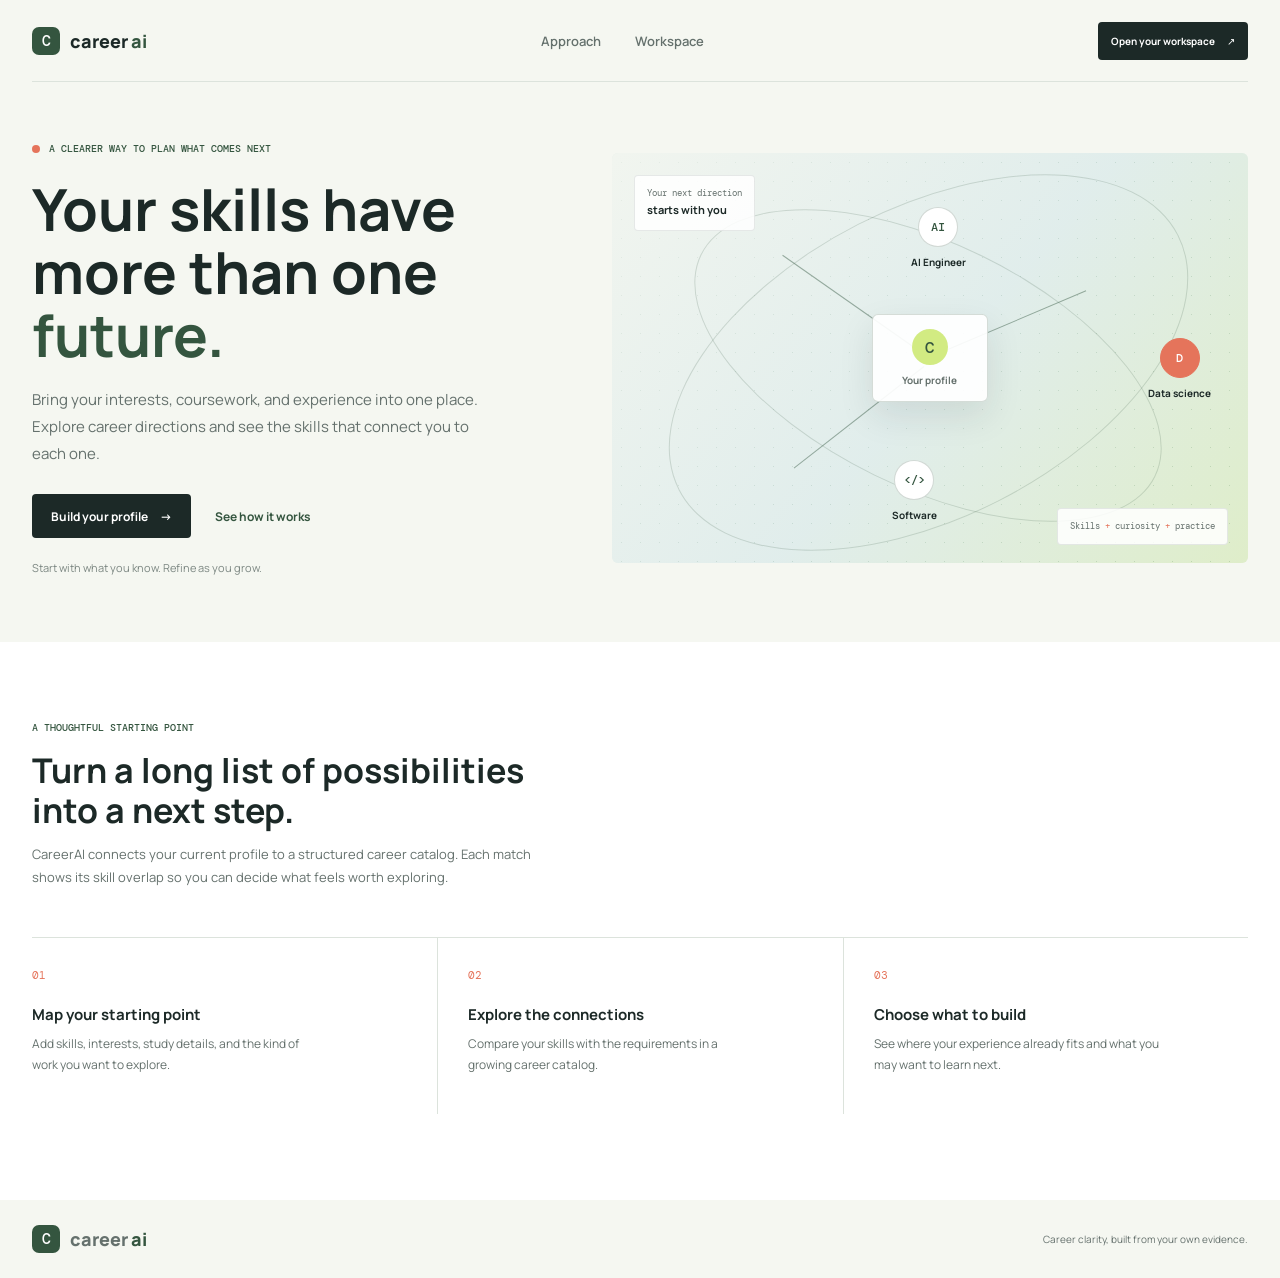
<file: frontend/index.html>
<!doctype html>
<html lang="en">
<head>
  <meta charset="utf-8">
  <meta name="viewport" content="width=device-width, initial-scale=1">
  <meta name="theme-color" content="#f5f7f1">
  <meta name="description" content="Build a clearer career direction from your skills, interests, and learning goals.">
  <title>CareerAI | Find your next direction</title>
  <link rel="preconnect" href="https://fonts.googleapis.com">
  <link rel="preconnect" href="https://fonts.gstatic.com" crossorigin>
  <link href="https://fonts.googleapis.com/css2?family=DM+Mono:wght@400;500&family=Manrope:wght@400;500;600;700;800&display=swap" rel="stylesheet">
  <link rel="stylesheet" href="css/main.css">
  <link rel="stylesheet" href="css/components.css">
  <link rel="stylesheet" href="css/responsive.css">
</head>
<body class="landing-page">
  <header class="landing-nav">
    <a class="brand" href="index.html" aria-label="CareerAI home"><span class="brand-mark">C</span>career<span class="brand-ai">ai</span></a>
    <nav aria-label="Main navigation">
      <a href="#approach">Approach</a>
      <a href="dashboard.html">Workspace</a>
    </nav>
    <a class="button button-dark button-small" href="dashboard.html">Open your workspace <span aria-hidden="true">&#8599;</span></a>
  </header>

  <main>
    <section class="landing-hero" aria-labelledby="hero-title">
      <div class="hero-copy">
        <p class="eyebrow"><span class="eyebrow-dot"></span> A clearer way to plan what comes next</p>
        <h1 id="hero-title">Your skills have more than one <span>future.</span></h1>
        <p class="hero-description">Bring your interests, coursework, and experience into one place. Explore career directions and see the skills that connect you to each one.</p>
        <div class="hero-actions">
          <a class="button button-dark" href="dashboard.html">Build your profile <span aria-hidden="true">&#8594;</span></a>
          <a class="text-link" href="#approach">See how it works</a>
        </div>
        <p class="hero-note">Start with what you know. Refine as you grow.</p>
      </div>
      <div class="hero-art" aria-label="Illustration of a profile connected to different career directions" role="img">
        <div class="orbit orbit-one"></div>
        <div class="orbit orbit-two"></div>
        <div class="path-line path-one"></div>
        <div class="path-line path-two"></div>
        <div class="path-line path-three"></div>
        <div class="path-node node-ai"><span class="node-symbol">AI</span><span>AI Engineer</span></div>
        <div class="path-node node-data"><span class="node-symbol">D</span><span>Data science</span></div>
        <div class="path-node node-build"><span class="node-symbol">&lt;/&gt;</span><span>Software</span></div>
        <div class="profile-orb"><span class="profile-orb-mark">C</span><span>Your profile</span></div>
        <div class="art-label art-label-top">Your next direction<br><strong>starts with you</strong></div>
        <div class="art-label art-label-bottom">Skills <span>+</span> curiosity <span>+</span> practice</div>
      </div>
    </section>

    <section class="approach-section" id="approach" aria-labelledby="approach-title">
      <div class="section-intro">
        <p class="eyebrow">A thoughtful starting point</p>
        <h2 id="approach-title">Turn a long list of possibilities into a next step.</h2>
        <p>CareerAI connects your current profile to a structured career catalog. Each match shows its skill overlap so you can decide what feels worth exploring.</p>
      </div>
      <div class="approach-steps">
        <article class="approach-step"><span class="step-index">01</span><h3>Map your starting point</h3><p>Add skills, interests, study details, and the kind of work you want to explore.</p></article>
        <article class="approach-step"><span class="step-index">02</span><h3>Explore the connections</h3><p>Compare your skills with the requirements in a growing career catalog.</p></article>
        <article class="approach-step"><span class="step-index">03</span><h3>Choose what to build</h3><p>See where your experience already fits and what you may want to learn next.</p></article>
      </div>
    </section>
  </main>

  <footer class="landing-footer"><a class="brand" href="index.html"><span class="brand-mark">C</span>career<span class="brand-ai">ai</span></a><span>Career clarity, built from your own evidence.</span></footer>
</body>
</html>
</file>
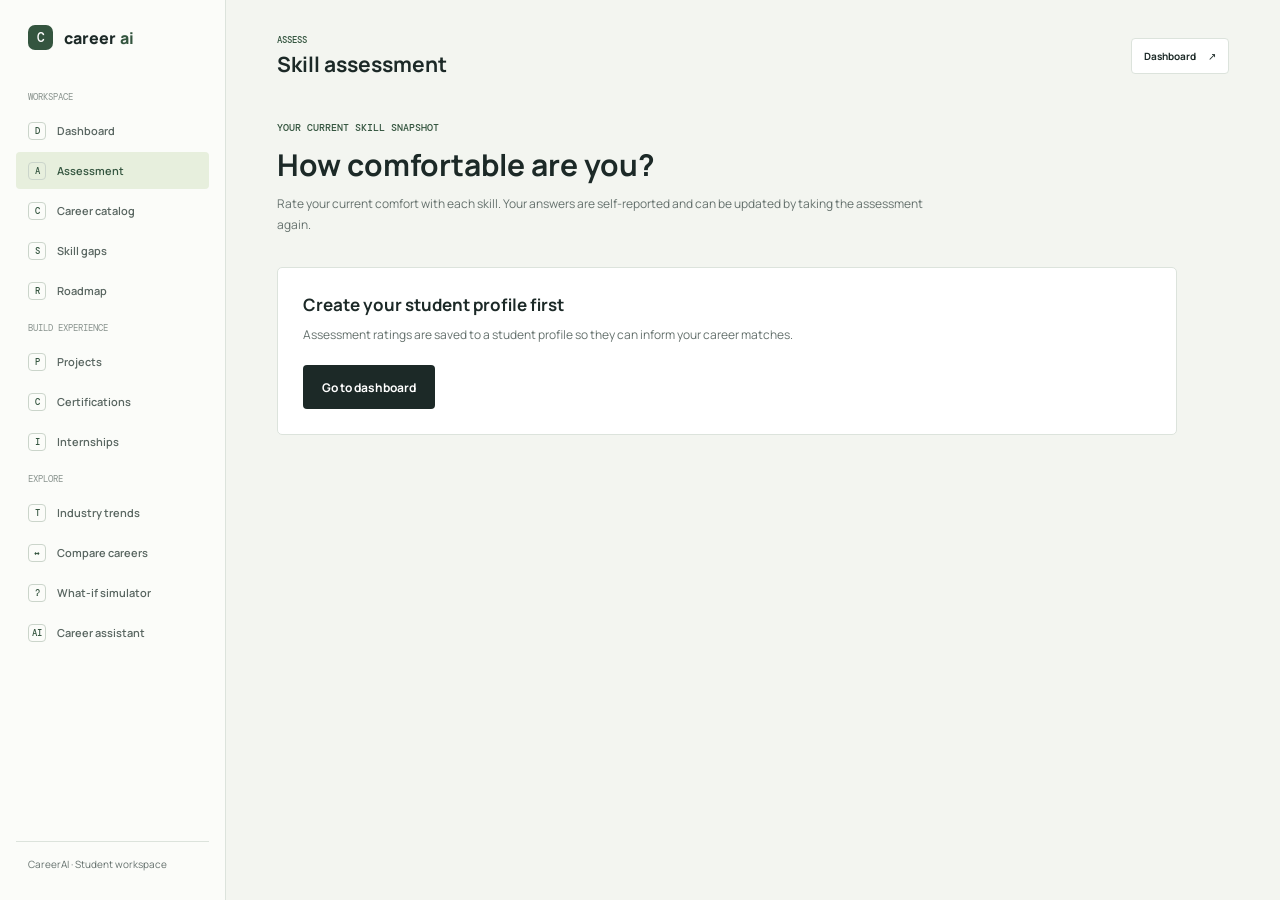
<file: frontend/assessment.html>
<!doctype html>
<html lang="en">
<head>
	<meta charset="utf-8">
	<meta name="viewport" content="width=device-width, initial-scale=1">
	<title>Skill assessment | CareerAI</title>
	<link rel="preconnect" href="https://fonts.googleapis.com">
	<link rel="preconnect" href="https://fonts.gstatic.com" crossorigin>
	<link href="https://fonts.googleapis.com/css2?family=DM+Mono:wght@400;500&family=Manrope:wght@400;500;600;700;800&display=swap" rel="stylesheet">
	<link rel="stylesheet" href="css/main.css">
	<link rel="stylesheet" href="css/components.css">
	<link rel="stylesheet" href="css/responsive.css">
</head>
<body class="app-page" data-page="assessment" data-description="Rate your current comfort with each skill. Your answers are self-reported and can be updated by taking the assessment again.">
	<div class="app-layout">
		<aside class="sidebar" id="sidebar-mount"></aside>
		<main class="dashboard-main">
			<header class="page-topbar">
				<div><p class="eyebrow">ASSESS</p><h1>Skill assessment</h1></div>
				<a class="button button-light button-small" href="dashboard.html">Dashboard <span aria-hidden="true">&#8599;</span></a>
			</header>
			<section class="feature-intro">
				<p class="eyebrow">YOUR CURRENT SKILL SNAPSHOT</p>
				<h2>How comfortable are you?</h2>
				<p data-page-description></p>
			</section>
			<section id="feature-content" class="assessment-panel" aria-live="polite">
				<p class="empty-state">Loading assessment questions...</p>
			</section>
			<p id="assessment-status" class="api-status" role="status" aria-live="polite"></p>
		</main>
	</div>
	<script type="module" src="js/assessment.js"></script>
</body>
</html>
</file>
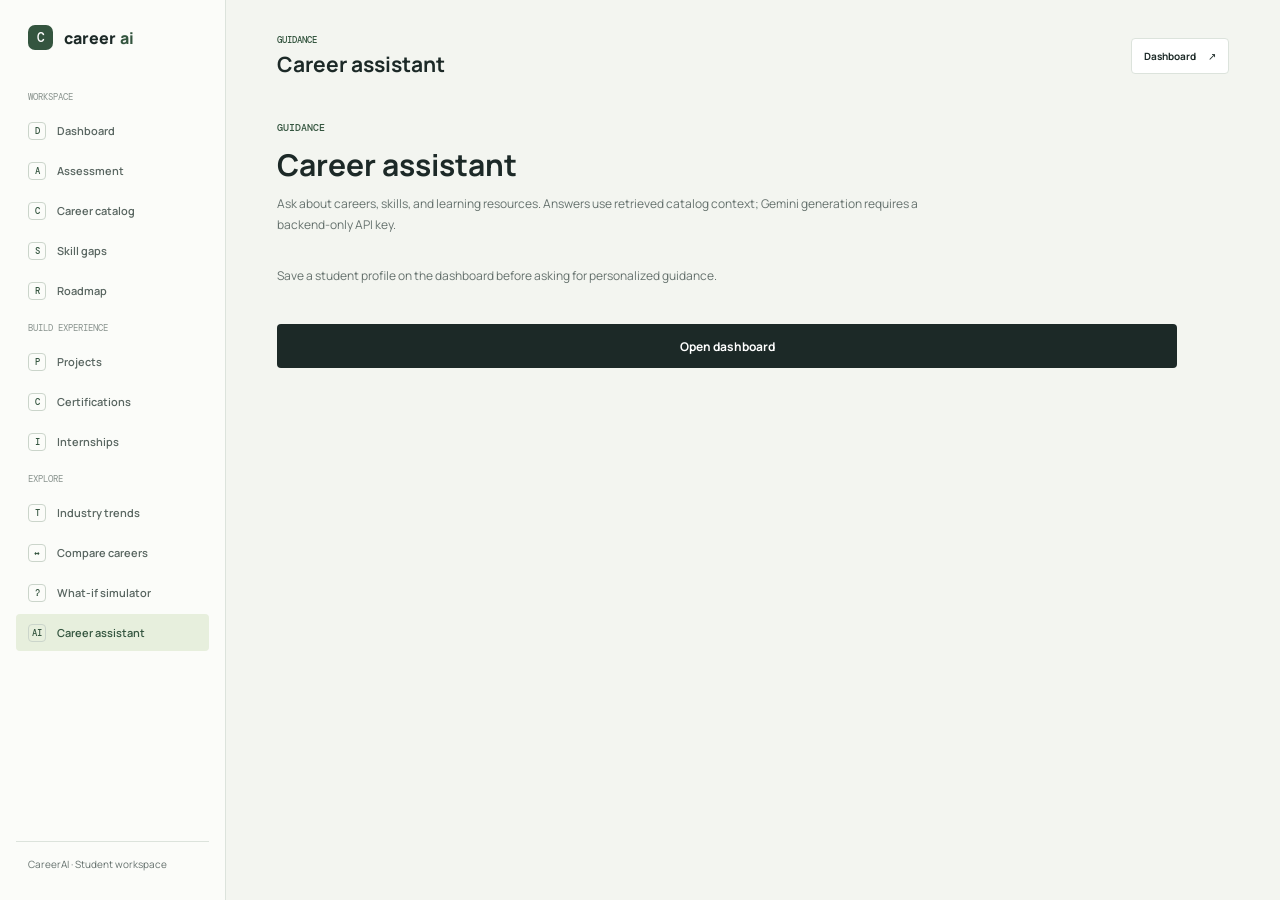
<file: frontend/assistant.html>
<!doctype html>
<html lang="en"><head><meta charset="utf-8"><meta name="viewport" content="width=device-width, initial-scale=1"><title>Career assistant | CareerAI</title><link rel="preconnect" href="https://fonts.googleapis.com"><link rel="preconnect" href="https://fonts.gstatic.com" crossorigin><link href="https://fonts.googleapis.com/css2?family=DM+Mono:wght@400;500&family=Manrope:wght@400;500;600;700;800&display=swap" rel="stylesheet"><link rel="stylesheet" href="css/main.css"><link rel="stylesheet" href="css/components.css"><link rel="stylesheet" href="css/responsive.css"></head><body class="app-page" data-page="assistant" data-title="Career assistant" data-description="The assistant is not connected to an LLM yet. Gemini credentials are kept server-side and are not exposed to frontend code."><div class="app-layout"><aside class="sidebar" id="sidebar-mount"></aside><main class="dashboard-main"><header class="page-topbar"><div><p class="eyebrow">GUIDANCE</p><h1>Career assistant</h1></div><a class="button button-light button-small" href="dashboard.html">Dashboard <span aria-hidden="true">&#8599;</span></a></header><section class="feature-intro"><p class="eyebrow">GUIDANCE</p><h2>Career assistant</h2><p data-page-description></p></section><section id="feature-content" class="planned-panel" aria-live="polite"></section></main></div><script type="module" src="js/assistant.js"></script></body></html>
</file>
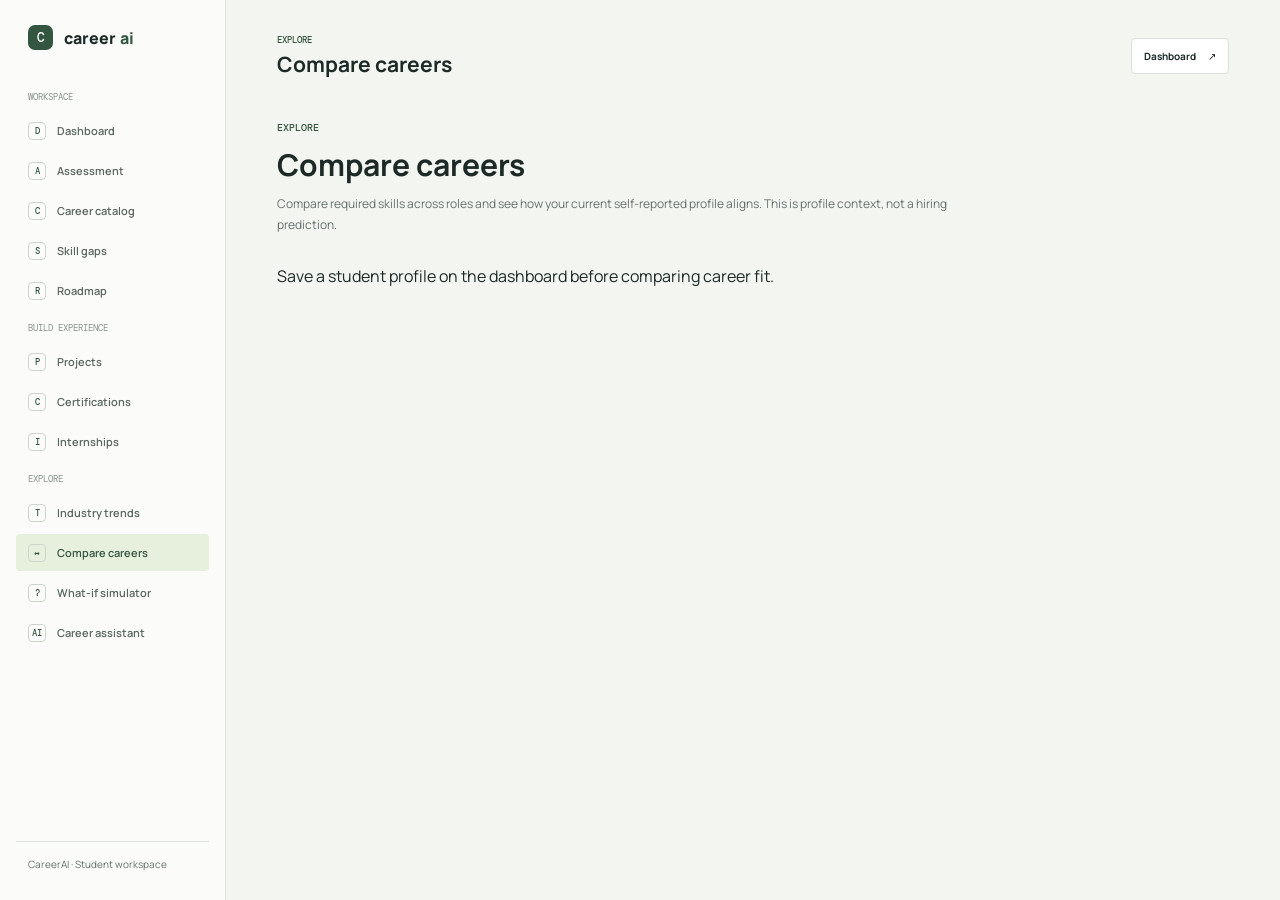
<file: frontend/compare.html>
<!doctype html>
<html lang="en"><head><meta charset="utf-8"><meta name="viewport" content="width=device-width, initial-scale=1"><title>Compare careers | CareerAI</title><link rel="preconnect" href="https://fonts.googleapis.com"><link rel="preconnect" href="https://fonts.gstatic.com" crossorigin><link href="https://fonts.googleapis.com/css2?family=DM+Mono:wght@400;500&family=Manrope:wght@400;500;600;700;800&display=swap" rel="stylesheet"><link rel="stylesheet" href="css/main.css"><link rel="stylesheet" href="css/components.css"><link rel="stylesheet" href="css/responsive.css"></head><body class="app-page" data-page="compare" data-title="Compare careers" data-description="Side-by-side career comparison is planned. Career descriptions and required skills are available in the catalog."><div class="app-layout"><aside class="sidebar" id="sidebar-mount"></aside><main class="dashboard-main"><header class="page-topbar"><div><p class="eyebrow">EXPLORE</p><h1>Compare careers</h1></div><a class="button button-light button-small" href="dashboard.html">Dashboard <span aria-hidden="true">&#8599;</span></a></header><section class="feature-intro"><p class="eyebrow">EXPLORE</p><h2>Compare careers</h2><p data-page-description></p></section><section id="feature-content" class="planned-panel" aria-live="polite"></section></main></div><script type="module" src="js/compare.js"></script></body></html>
</file>
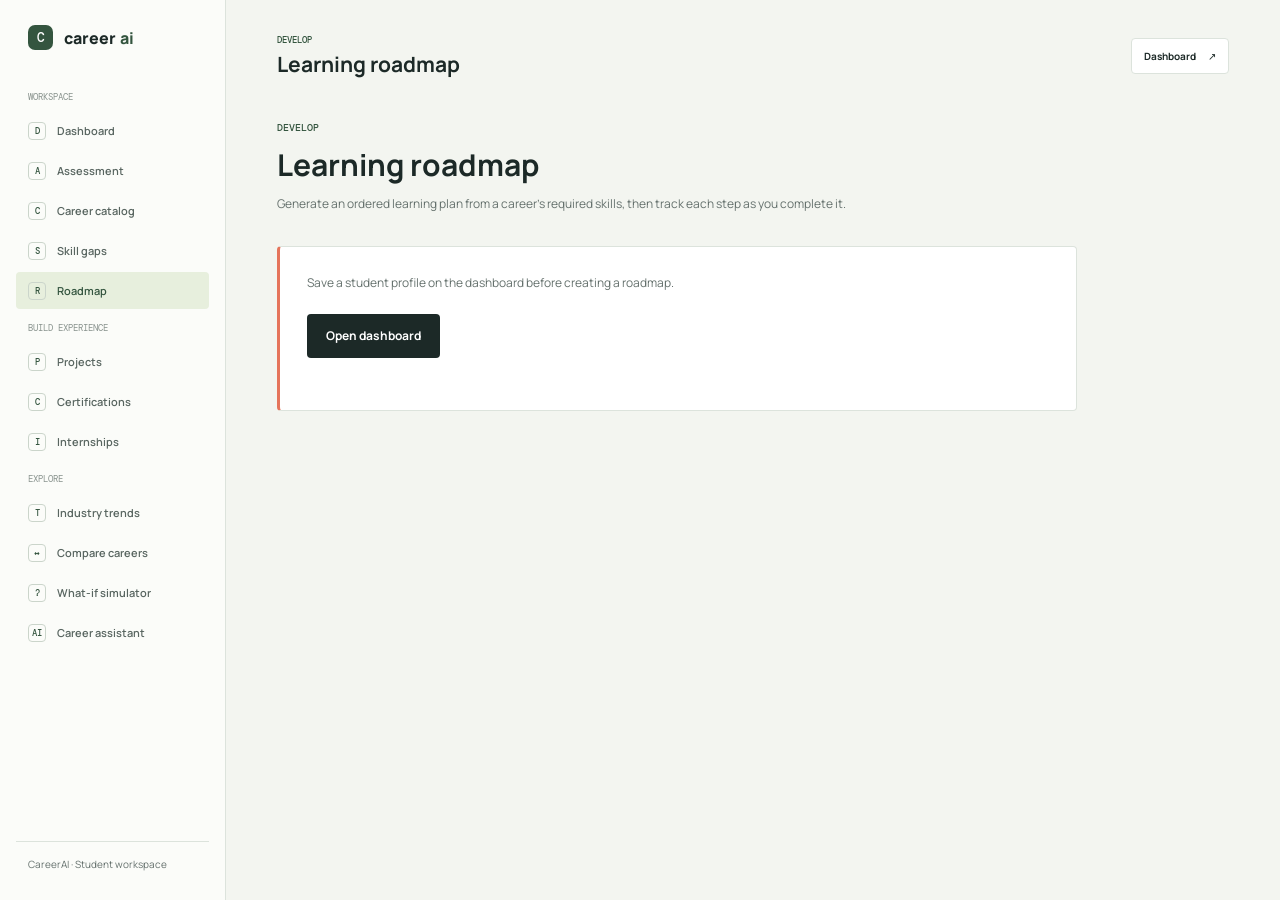
<file: frontend/roadmap.html>
<!doctype html>
<html lang="en"><head><meta charset="utf-8"><meta name="viewport" content="width=device-width, initial-scale=1"><title>Learning roadmap | CareerAI</title><link rel="preconnect" href="https://fonts.googleapis.com"><link rel="preconnect" href="https://fonts.gstatic.com" crossorigin><link href="https://fonts.googleapis.com/css2?family=DM+Mono:wght@400;500&family=Manrope:wght@400;500;600;700;800&display=swap" rel="stylesheet"><link rel="stylesheet" href="css/main.css"><link rel="stylesheet" href="css/components.css"><link rel="stylesheet" href="css/responsive.css"></head><body class="app-page" data-page="roadmap" data-title="Learning roadmap" data-description="Personalized sequencing of skills and learning resources is planned for a later phase."><div class="app-layout"><aside class="sidebar" id="sidebar-mount"></aside><main class="dashboard-main"><header class="page-topbar"><div><p class="eyebrow">DEVELOP</p><h1>Learning roadmap</h1></div><a class="button button-light button-small" href="dashboard.html">Dashboard <span aria-hidden="true">&#8599;</span></a></header><section class="feature-intro"><p class="eyebrow">DEVELOP</p><h2>Learning roadmap</h2><p data-page-description></p></section><section id="feature-content" class="planned-panel" aria-live="polite"></section></main></div><script type="module" src="js/roadmap.js"></script></body></html>
</file>
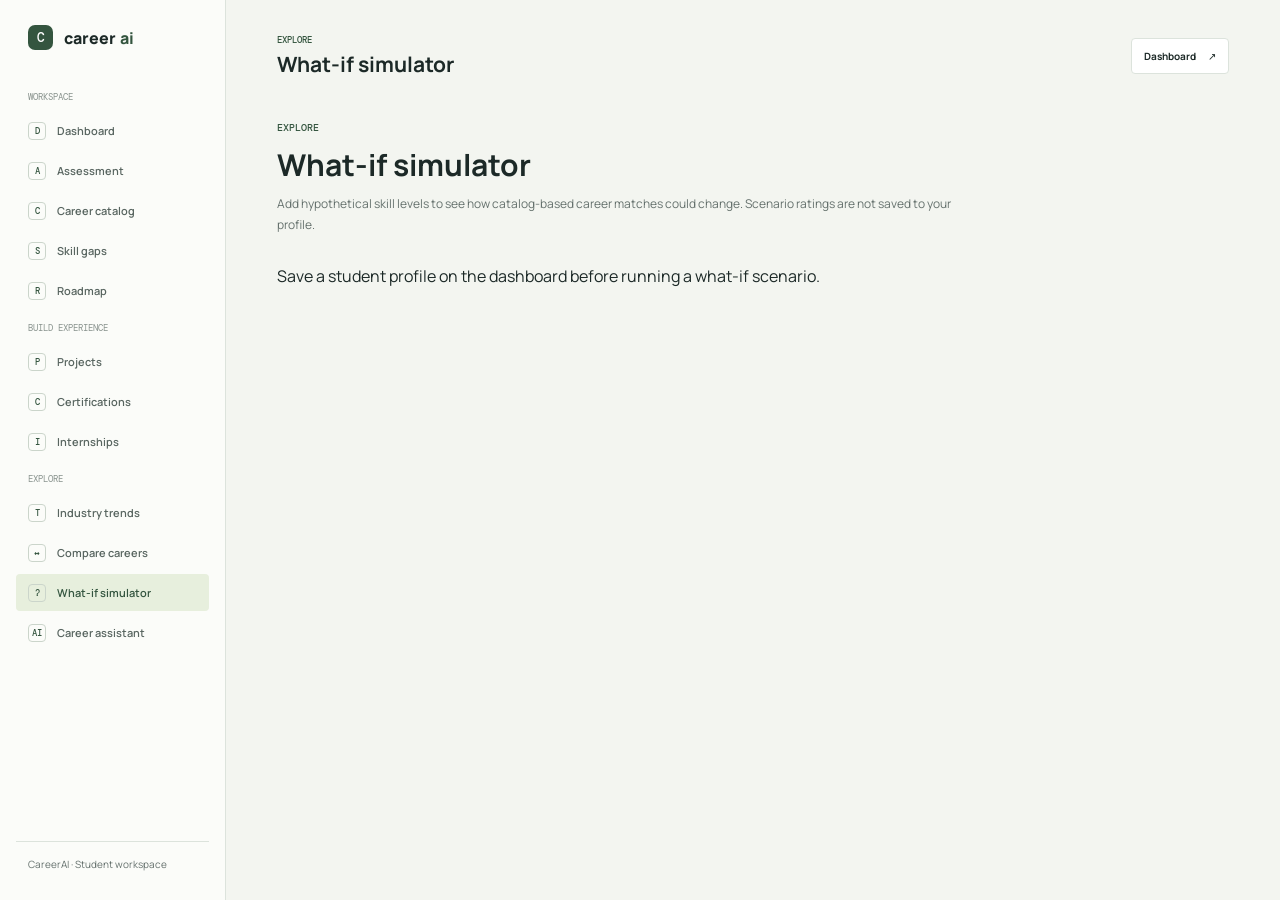
<file: frontend/simulator.html>
<!doctype html>
<html lang="en"><head><meta charset="utf-8"><meta name="viewport" content="width=device-width, initial-scale=1"><title>What-if simulator | CareerAI</title><link rel="preconnect" href="https://fonts.googleapis.com"><link rel="preconnect" href="https://fonts.gstatic.com" crossorigin><link href="https://fonts.googleapis.com/css2?family=DM+Mono:wght@400;500&family=Manrope:wght@400;500;600;700;800&display=swap" rel="stylesheet"><link rel="stylesheet" href="css/main.css"><link rel="stylesheet" href="css/components.css"><link rel="stylesheet" href="css/responsive.css"></head><body class="app-page" data-page="simulator" data-title="What-if simulator" data-description="Hypothetical skill changes and before/after recommendation comparisons are planned for a later phase."><div class="app-layout"><aside class="sidebar" id="sidebar-mount"></aside><main class="dashboard-main"><header class="page-topbar"><div><p class="eyebrow">EXPLORE</p><h1>What-if simulator</h1></div><a class="button button-light button-small" href="dashboard.html">Dashboard <span aria-hidden="true">&#8599;</span></a></header><section class="feature-intro"><p class="eyebrow">EXPLORE</p><h2>What-if simulator</h2><p data-page-description></p></section><section id="feature-content" class="planned-panel" aria-live="polite"></section></main></div><script type="module" src="js/simulator.js"></script></body></html>
</file>
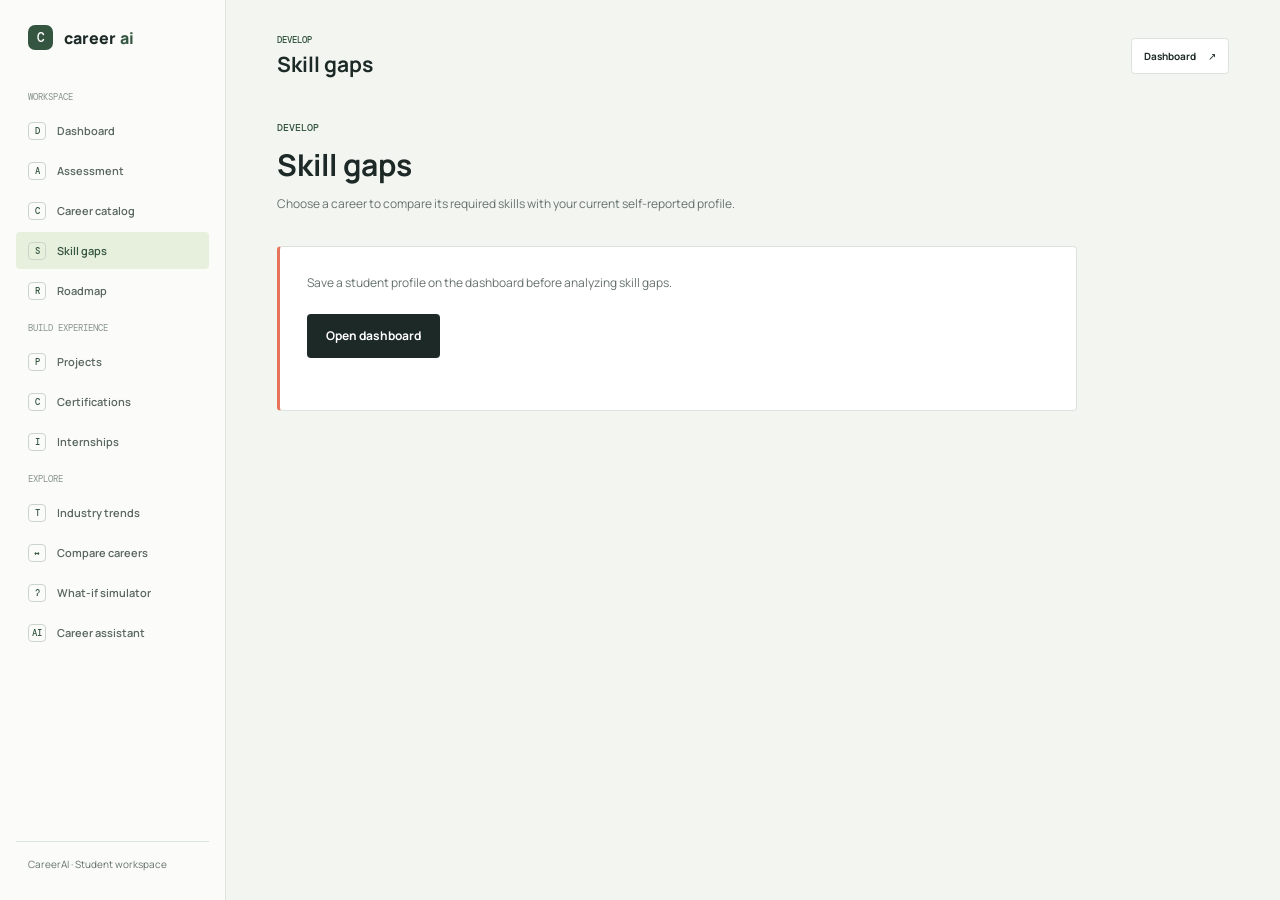
<file: frontend/skill-gaps.html>
<!doctype html>
<html lang="en"><head><meta charset="utf-8"><meta name="viewport" content="width=device-width, initial-scale=1"><title>Skill gaps | CareerAI</title><link rel="preconnect" href="https://fonts.googleapis.com"><link rel="preconnect" href="https://fonts.gstatic.com" crossorigin><link href="https://fonts.googleapis.com/css2?family=DM+Mono:wght@400;500&family=Manrope:wght@400;500;600;700;800&display=swap" rel="stylesheet"><link rel="stylesheet" href="css/main.css"><link rel="stylesheet" href="css/components.css"><link rel="stylesheet" href="css/responsive.css"></head><body class="app-page" data-page="skill-gaps" data-title="Skill gaps" data-description="A detailed gap analysis is planned. Current career matches already list matched and missing required skills."><div class="app-layout"><aside class="sidebar" id="sidebar-mount"></aside><main class="dashboard-main"><header class="page-topbar"><div><p class="eyebrow">DEVELOP</p><h1>Skill gaps</h1></div><a class="button button-light button-small" href="dashboard.html">Dashboard <span aria-hidden="true">&#8599;</span></a></header><section class="feature-intro"><p class="eyebrow">DEVELOP</p><h2>Skill gaps</h2><p data-page-description></p></section><section id="feature-content" class="planned-panel" aria-live="polite"></section></main></div><script type="module" src="js/skill-gaps.js"></script></body></html>
</file>
<file: frontend/css/main.css>
@import url("./dashboard.css");

:root {
  color-scheme: light;
  --ink: #1c2927;
  --muted: #65716d;
  --line: #dce3dc;
  --paper: #f5f7f1;
  --white: #ffffff;
  --green: #d2eb82;
  --green-strong: #34553f;
  --coral: #e5745b;
  --blue: #dcecf0;
  --mono: "DM Mono", Consolas, monospace;
  --sans: "Manrope", "Segoe UI", sans-serif;
  font-family: var(--sans);
  color: var(--ink);
  background: var(--paper);
  font-synthesis: none;
  text-rendering: optimizeLegibility;
}

* { box-sizing: border-box; }
html { scroll-behavior: smooth; }
body { margin: 0; min-height: 100vh; }
a { color: inherit; text-decoration: none; }
button, input { font: inherit; }
button, a, input { -webkit-tap-highlight-color: transparent; }
button:focus-visible, a:focus-visible, input:focus-visible { outline: 3px solid #52846a; outline-offset: 3px; }

.landing-page { background: var(--paper); }
.landing-nav, .landing-footer { width: min(1240px, calc(100% - 64px)); margin-inline: auto; display: flex; align-items: center; justify-content: space-between; }
.landing-nav { min-height: 82px; border-bottom: 1px solid var(--line); }
.brand { display: inline-flex; align-items: center; gap: 3px; font-size: 18px; font-weight: 800; letter-spacing: 0; }
.brand-mark { display: grid; place-items: center; width: 28px; height: 28px; margin-right: 7px; border-radius: 7px; color: var(--white); background: var(--green-strong); font-family: var(--mono); font-size: 15px; }
.brand-ai { color: var(--green-strong); }
.landing-nav nav { display: flex; align-items: center; gap: 34px; color: var(--muted); font-size: 13px; font-weight: 600; }
.landing-nav nav a:hover, .text-link:hover { color: var(--green-strong); }
.landing-hero { width: min(1240px, calc(100% - 64px)); min-height: 560px; margin-inline: auto; display: grid; grid-template-columns: 0.92fr 1.08fr; align-items: center; gap: 38px; padding-block: 58px 66px; }
.hero-copy { max-width: 555px; }
.eyebrow { margin: 0; color: var(--green-strong); font-family: var(--mono); font-size: 10px; font-weight: 500; letter-spacing: 0; line-height: 1.55; text-transform: uppercase; }
.hero-copy .eyebrow { display: flex; align-items: center; gap: 9px; }
.eyebrow-dot, .status-dot { display: inline-block; width: 8px; height: 8px; flex: 0 0 8px; border-radius: 50%; background: var(--coral); }
h1, h2, h3, p { margin-top: 0; }
.hero-copy h1 { max-width: 560px; margin: 22px 0 20px; font-size: 58px; font-weight: 700; line-height: 1.08; letter-spacing: 0; }
.hero-copy h1 span { color: var(--green-strong); }
.hero-description { max-width: 470px; margin-bottom: 27px; color: var(--muted); font-size: 15px; line-height: 1.8; }
.hero-actions { display: flex; align-items: center; gap: 24px; }
.hero-note { margin: 22px 0 0; color: #7c8782; font-size: 11px; }
.text-link { color: var(--green-strong); font-size: 12px; font-weight: 700; }

.hero-art { position: relative; isolation: isolate; min-height: 410px; overflow: hidden; border-radius: 6px; background-color: #e4eee8; background-image: radial-gradient(#b3cabc 0.75px, transparent 0.75px); background-size: 19px 19px; }
.hero-art::before { position: absolute; z-index: -1; inset: 0; background: linear-gradient(130deg, rgba(245,247,241,.78), rgba(220,236,240,.44) 52%, rgba(210,235,130,.3)); content: ""; }
.orbit { position: absolute; border: 1px solid rgba(52,85,63,.18); border-radius: 50%; transform: rotate(-27deg); }
.orbit-one { inset: 54px 39px 45px 36px; }
.orbit-two { inset: 90px 67px 75px 63px; transform: rotate(26deg); }
.path-line { position: absolute; z-index: 0; height: 1px; transform-origin: left center; background: rgba(52,85,63,.46); }
.path-one { width: 180px; left: 50%; top: 50%; transform: rotate(-145deg); }
.path-two { width: 163px; left: 51%; top: 49%; transform: rotate(-23deg); }
.path-three { width: 165px; left: 49%; top: 52%; transform: rotate(142deg); }
.profile-orb { position: absolute; z-index: 2; left: 50%; top: 50%; display: grid; justify-items: center; gap: 8px; width: 116px; padding: 14px 8px; border: 1px solid rgba(52,85,63,.2); border-radius: 6px; background: rgba(255,255,255,.92); box-shadow: 0 14px 35px rgba(28,41,39,.1); color: var(--muted); font-size: 10px; font-weight: 700; transform: translate(-50%,-50%); }
.profile-orb-mark { display: grid; place-items: center; width: 36px; height: 36px; border-radius: 50%; background: var(--green); color: var(--green-strong); font-family: var(--mono); font-size: 16px; }
.path-node { position: absolute; z-index: 1; display: grid; justify-items: center; gap: 8px; color: var(--ink); font-size: 10px; font-weight: 700; }
.node-ai { top: 54px; left: 47%; }
.node-data { top: 45%; right: 37px; }
.node-build { bottom: 41px; left: 44%; }
.node-symbol { display: grid; place-items: center; width: 40px; height: 40px; border: 1px solid rgba(52,85,63,.22); border-radius: 50%; background: var(--white); color: var(--green-strong); font-family: var(--mono); font-size: 12px; }
.node-data .node-symbol { background: var(--coral); border-color: var(--coral); color: var(--white); }
.art-label { position: absolute; z-index: 2; padding: 10px 12px; border: 1px solid rgba(28,41,39,.1); border-radius: 4px; background: rgba(255,255,255,.86); color: var(--muted); font-family: var(--mono); font-size: 9px; line-height: 1.7; }
.art-label strong { color: var(--ink); font-family: var(--sans); font-size: 11px; }
.art-label-top { top: 22px; left: 22px; }
.art-label-bottom { right: 20px; bottom: 18px; }
.art-label-bottom span { color: var(--coral); }

.approach-section { padding: 78px max(32px, calc((100% - 1240px) / 2)) 86px; background: var(--white); }
.section-intro { max-width: 570px; }
.section-intro h2 { max-width: 540px; margin: 14px 0 12px; font-size: 34px; line-height: 1.2; letter-spacing: 0; }
.section-intro > p:last-child { max-width: 530px; margin: 0; color: var(--muted); font-size: 13px; line-height: 1.8; }
.approach-steps { display: grid; grid-template-columns: repeat(3, 1fr); margin-top: 47px; border-top: 1px solid var(--line); }
.approach-step { min-height: 176px; padding: 24px 30px 10px 0; }
.approach-step + .approach-step { padding-left: 30px; border-left: 1px solid var(--line); }
.step-index { color: var(--coral); font-family: var(--mono); font-size: 11px; }
.approach-step h3 { margin: 20px 0 8px; font-size: 15px; }
.approach-step p { max-width: 290px; margin: 0; color: var(--muted); font-size: 12px; line-height: 1.75; }
.landing-footer { min-height: 78px; color: var(--muted); font-size: 10px; }
</file>
<file: frontend/css/components.css>
.button { display: inline-flex; min-height: 44px; align-items: center; justify-content: center; gap: 12px; padding: 0 18px; border: 1px solid transparent; border-radius: 4px; font-size: 12px; font-weight: 700; cursor: pointer; transition: background-color .16s ease, transform .16s ease; }
.button:hover { transform: translateY(-1px); }
.button-dark { background: var(--ink); color: var(--white); }
.button-dark:hover { background: var(--green-strong); }
.button-light { border-color: var(--line); background: var(--white); color: var(--ink); }
.button-light:hover { border-color: #aebcb1; background: #fbfcf9; }
.button-small { min-height: 36px; padding-inline: 12px; font-size: 10px; }
.landing-nav .button { min-height: 38px; }
.empty-state { margin: 0; color: var(--muted); font-size: 12px; line-height: 1.7; }
.planned-panel { max-width: 800px; min-height: 165px; margin-top: 26px; padding: 25px 27px; border: 1px solid var(--line); border-left: 3px solid var(--coral); border-radius: 4px; background: var(--white); }
.planned-panel h3 { margin: 0 0 8px; font-size: 16px; }
.planned-panel p { max-width: 600px; margin: 0; color: var(--muted); font-size: 12px; line-height: 1.8; }
.planned-label { display: inline-block; margin-bottom: 13px; color: #915142; font-family: var(--mono); font-size: 9px; text-transform: uppercase; }
.catalog-list { display: grid; grid-template-columns: repeat(2, minmax(0, 1fr)); gap: 0 30px; margin-top: 28px; border-top: 1px solid var(--line); }
.catalog-item { padding: 22px 0; border-bottom: 1px solid var(--line); }
.catalog-item h3 { margin: 0 0 7px; font-size: 15px; }
.catalog-item p { margin: 0; color: var(--muted); font-size: 11px; line-height: 1.7; }
.catalog-category { display: inline-block; margin-bottom: 8px; color: var(--green-strong); font-family: var(--mono); font-size: 9px; text-transform: uppercase; }
.feature-intro { max-width: 680px; padding: 38px 0 6px; }
.feature-intro h2 { margin: 11px 0 10px; font-size: 30px; line-height: 1.2; }
.feature-intro p:last-child { margin-bottom: 0; color: var(--muted); font-size: 12px; line-height: 1.8; }
.api-status { min-height: 20px; margin: 12px 0; color: #8b4839; font-size: 11px; }
.feature-grid { display: grid; grid-template-columns: repeat(2, minmax(0, 1fr)); gap: 12px; margin-top: 24px; }
.feature-card { min-width: 0; padding: 18px; border: 1px solid var(--line); border-radius: 4px; background: var(--white); }
.feature-card h3 { margin: 8px 0; font-size: 14px; line-height: 1.4; }
.feature-card > p { margin: 0; color: var(--muted); font-size: 11px; line-height: 1.7; }
.feature-card-subtitle { margin-top: 8px !important; color: var(--green-strong) !important; font-family: var(--mono); font-size: 9px !important; }
.feature-card-badge { color: var(--green-strong); font-family: var(--mono); font-size: 9px; text-transform: uppercase; }
.skill-tags { display: flex; flex-wrap: wrap; gap: 6px; margin: 14px 0 0; padding: 0; list-style: none; }
.skill-tags li { padding: 5px 7px; border-radius: 3px; background: #eff3eb; color: #4f6554; font-size: 9px; }
.feature-filter-form { display: flex; align-items: end; gap: 12px; flex-wrap: wrap; }
.feature-filter-form label { display: grid; min-width: min(100%, 280px); flex: 1; gap: 7px; color: #53615b; font-size: 10px; font-weight: 700; }
.feature-filter-form select { width: 100%; min-height: 40px; padding: 0 10px; border: 1px solid var(--line); border-radius: 3px; background: #fcfdfb; color: var(--ink); font: inherit; font-size: 11px; }
.feature-filter-form .button { min-height: 40px; }
.gap-results { margin-top: 20px; }
.gap-list { display: grid; gap: 10px; }
.gap-item { padding: 14px 0; border-top: 1px solid var(--line); }
.gap-item h3 { margin: 0; font-size: 12px; }
.gap-fill { background: var(--coral); }
.resource-link { display: inline-block; margin-top: 8px; font-size: 10px; }
.roadmap-view { margin-top: 24px; padding-top: 20px; border-top: 1px solid var(--line); }
.roadmap-heading { display: flex; align-items: baseline; justify-content: space-between; gap: 14px; flex-wrap: wrap; }
.roadmap-heading h3 { margin: 0; font-size: 15px; }
.roadmap-list { display: grid; gap: 0; margin: 16px 0 0; padding: 0; list-style: none; counter-reset: roadmap; }
.roadmap-step { position: relative; margin-left: 12px; padding: 17px 0 17px 22px; border-left: 1px solid #cbd6cb; counter-increment: roadmap; }
.roadmap-step::before { position: absolute; top: 20px; left: -13px; display: grid; width: 24px; height: 24px; place-items: center; border: 1px solid #bdcbbc; border-radius: 50%; background: var(--white); color: var(--green-strong); content: counter(roadmap, decimal-leading-zero); font-family: var(--mono); font-size: 8px; }
.roadmap-check { display: flex; align-items: center; gap: 10px; font-size: 12px; }
.roadmap-check input { width: 16px; height: 16px; accent-color: var(--green-strong); }
.roadmap-step > p { margin: 8px 0 0 26px; color: var(--muted); font-size: 10px; line-height: 1.7; }
.roadmap-step > a { margin-left: 26px; }
.roadmap-empty { padding-top: 18px; }
.compare-content, .simulator-content { margin-top: 23px; }
.comparison-results, .scenario-results { margin-top: 22px; }
.comparison-common { margin-bottom: 16px; padding: 14px 16px; border-left: 3px solid var(--green-strong); background: #eff4e9; }
.comparison-common strong { font-size: 11px; }
.comparison-common p { margin: 5px 0 0; color: var(--muted); font-size: 11px; }
.comparison-columns, .scenario-columns { display: grid; grid-template-columns: repeat(2, minmax(0, 1fr)); gap: 12px; }
.comparison-column, .scenario-column { min-width: 0; padding: 17px; border: 1px solid var(--line); border-radius: 4px; background: var(--white); }
.comparison-column h3, .scenario-column h3 { margin: 8px 0; font-size: 14px; }
.comparison-description { min-height: 40px; margin: 0 0 12px; color: var(--muted); font-size: 10px; line-height: 1.65; }
.comparison-skill { padding: 10px 0; border-top: 1px solid #edf0eb; }
.comparison-skill-label, .scenario-rank { display: flex; align-items: baseline; justify-content: space-between; gap: 10px; }
.comparison-skill-label strong, .scenario-rank strong { font-size: 10px; }
.comparison-skill-label span, .scenario-rank span { color: var(--muted); font-family: var(--mono); font-size: 9px; text-align: right; }
.comparison-skill .match-track { margin-top: 7px; }
.scenario-builder { display: grid; grid-template-columns: minmax(0, 1fr) minmax(160px, .8fr) auto; align-items: end; gap: 12px; }
.scenario-builder label { display: grid; gap: 8px; color: #53615b; font-size: 10px; font-weight: 700; }
.scenario-builder select { width: 100%; min-height: 40px; padding: 0 10px; border: 1px solid var(--line); border-radius: 3px; background: #fcfdfb; color: var(--ink); font: inherit; font-size: 11px; }
.scenario-builder input[type="range"] { width: 100%; accent-color: var(--green-strong); }
.scenario-builder output { color: var(--green-strong); font-family: var(--mono); font-size: 10px; }
.scenario-skill-list { display: flex; flex-wrap: wrap; gap: 8px; margin: 16px 0; padding: 0; list-style: none; }
.scenario-skill { display: flex; align-items: center; gap: 10px; padding: 7px 9px; border: 1px solid var(--line); border-radius: 4px; background: var(--white); }
.scenario-skill strong { font-size: 10px; }
.scenario-skill span { color: var(--green-strong); font-family: var(--mono); font-size: 9px; }
.scenario-remove { width: 22px; height: 22px; border: 0; border-radius: 3px; background: #f5e9e5; color: #8f4938; cursor: pointer; font-size: 16px; line-height: 1; }
.scenario-rank { padding: 10px 0; border-top: 1px solid #edf0eb; }
.assistant-workspace { display: grid; max-width: 900px; gap: 18px; margin-top: 24px; }
.assistant-thread { display: grid; gap: 12px; }
.assistant-message { padding: 16px; border: 1px solid var(--line); border-radius: 4px; background: var(--white); }
.assistant-user { border-left: 3px solid var(--coral); }
.assistant-message > p { margin: 8px 0 0; color: var(--ink); font-size: 12px; line-height: 1.75; white-space: pre-wrap; }
.assistant-disclosure { color: var(--muted) !important; font-size: 10px !important; }
.assistant-form { display: grid; gap: 10px; padding: 18px; border: 1px solid var(--line); border-radius: 4px; background: var(--white); }
.assistant-form label { color: #53615b; font-size: 10px; font-weight: 700; }
.assistant-form textarea { width: 100%; resize: vertical; padding: 10px; border: 1px solid var(--line); border-radius: 3px; background: #fcfdfb; color: var(--ink); font: inherit; font-size: 11px; line-height: 1.65; }
.assistant-form .button { justify-self: start; }
.assistant-sources-title { margin: 16px 0 8px; font-size: 10px; }
.assistant-sources { display: grid; gap: 8px; margin: 0; padding: 0; list-style: none; }
.assistant-sources li { padding: 10px; background: #f5f7f1; }
.assistant-sources li > strong { font-size: 10px; }
.assistant-sources li > p { margin: 5px 0; color: var(--muted); font-size: 10px; line-height: 1.65; }
</file>
<file: frontend/css/responsive.css>
@media (max-width: 980px) {
  .landing-hero { grid-template-columns: 1fr 1fr; gap: 24px; }
  .hero-copy h1 { font-size: 46px; }
  .hero-art { min-height: 360px; }
  .dashboard-grid { grid-template-columns: 1fr; }
}

@media (max-width: 720px) {
  .landing-nav, .landing-footer, .landing-hero { width: min(100% - 36px, 580px); }
  .landing-nav { min-height: 68px; }
  .landing-nav nav { gap: 16px; font-size: 11px; }
  .landing-nav > .button { padding-inline: 9px; font-size: 9px; }
  .landing-hero { grid-template-columns: 1fr; gap: 28px; padding-block: 48px 52px; }
  .hero-copy h1 { max-width: 470px; margin-top: 16px; font-size: 43px; }
  .hero-description { font-size: 13px; }
  .hero-art { min-height: 340px; }
  .approach-section { padding: 56px 22px; }
  .section-intro h2 { font-size: 28px; }
  .approach-steps { grid-template-columns: 1fr; margin-top: 30px; }
  .approach-step, .approach-step + .approach-step { min-height: 0; padding: 20px 0; border-left: 0; border-bottom: 1px solid var(--line); }
  .approach-step h3 { margin-top: 11px; }
  .landing-footer { min-height: 66px; gap: 15px; font-size: 9px; }
  .landing-footer > span { max-width: 160px; text-align: right; }
  .sidebar { position: sticky; inset: 0 0 auto; width: 100%; height: auto; padding: 10px 12px 8px; border-right: 0; border-bottom: 1px solid var(--line); }
  .sidebar-brand { padding: 0 5px 9px; }
  .sidebar-group-label, .sidebar-bottom { display: none; }
  .sidebar-nav { display: flex; gap: 4px; overflow-x: auto; padding-bottom: 2px; scrollbar-width: thin; }
  .sidebar-link { min-height: 33px; flex: 0 0 auto; gap: 7px; padding-inline: 8px; font-size: 10px; }
  .sidebar-glyph { width: 16px; height: 16px; flex-basis: 16px; font-size: 8px; }
  .dashboard-main { width: 100%; margin: 0; padding: 20px 17px 35px; }
  .page-topbar h1 { font-size: 18px; }
  .welcome-band { min-height: 160px; padding: 23px 20px; }
  .welcome-band h2 { max-width: 300px; font-size: 22px; }
  .welcome-mark { width: 82px; height: 82px; flex-basis: 82px; }
  .panel { padding: 19px 17px; }
  .recommendations-list, .catalog-list { grid-template-columns: 1fr; }
  .feature-intro { padding-top: 27px; }
  .assessment-panel { padding: 19px 16px; }
  .rating-options { grid-template-columns: repeat(2, minmax(0, 1fr)); }
  .feature-grid { grid-template-columns: 1fr; }
  .comparison-columns, .scenario-columns { grid-template-columns: 1fr; }
  .scenario-builder { grid-template-columns: 1fr; }
}

@media (max-width: 430px) {
  .landing-nav nav { gap: 11px; }
  .landing-nav .button { max-width: 125px; min-height: 34px; gap: 5px; padding-inline: 8px; font-size: 8px; }
  .brand { font-size: 15px; }
  .brand-mark { width: 24px; height: 24px; margin-right: 4px; }
  .hero-copy h1 { font-size: 36px; }
  .hero-actions { align-items: flex-start; flex-direction: column; gap: 14px; }
  .hero-art { min-height: 292px; }
  .art-label-top { top: 12px; left: 12px; }
  .art-label-bottom { right: 10px; bottom: 9px; font-size: 8px; }
  .node-data { right: 17px; }
  .welcome-mark { width: 58px; height: 58px; flex-basis: 58px; gap: 3px; }
  .welcome-band { gap: 9px; }
  .welcome-band h2 { font-size: 19px; }
  .form-row { grid-template-columns: 1fr; }
  .recommendations-panel .panel-heading { align-items: flex-start; flex-direction: column; gap: 10px; }
}

@media (prefers-reduced-motion: reduce) {
  *, *::before, *::after { scroll-behavior: auto !important; transition-duration: .01ms !important; }
}
</file>
